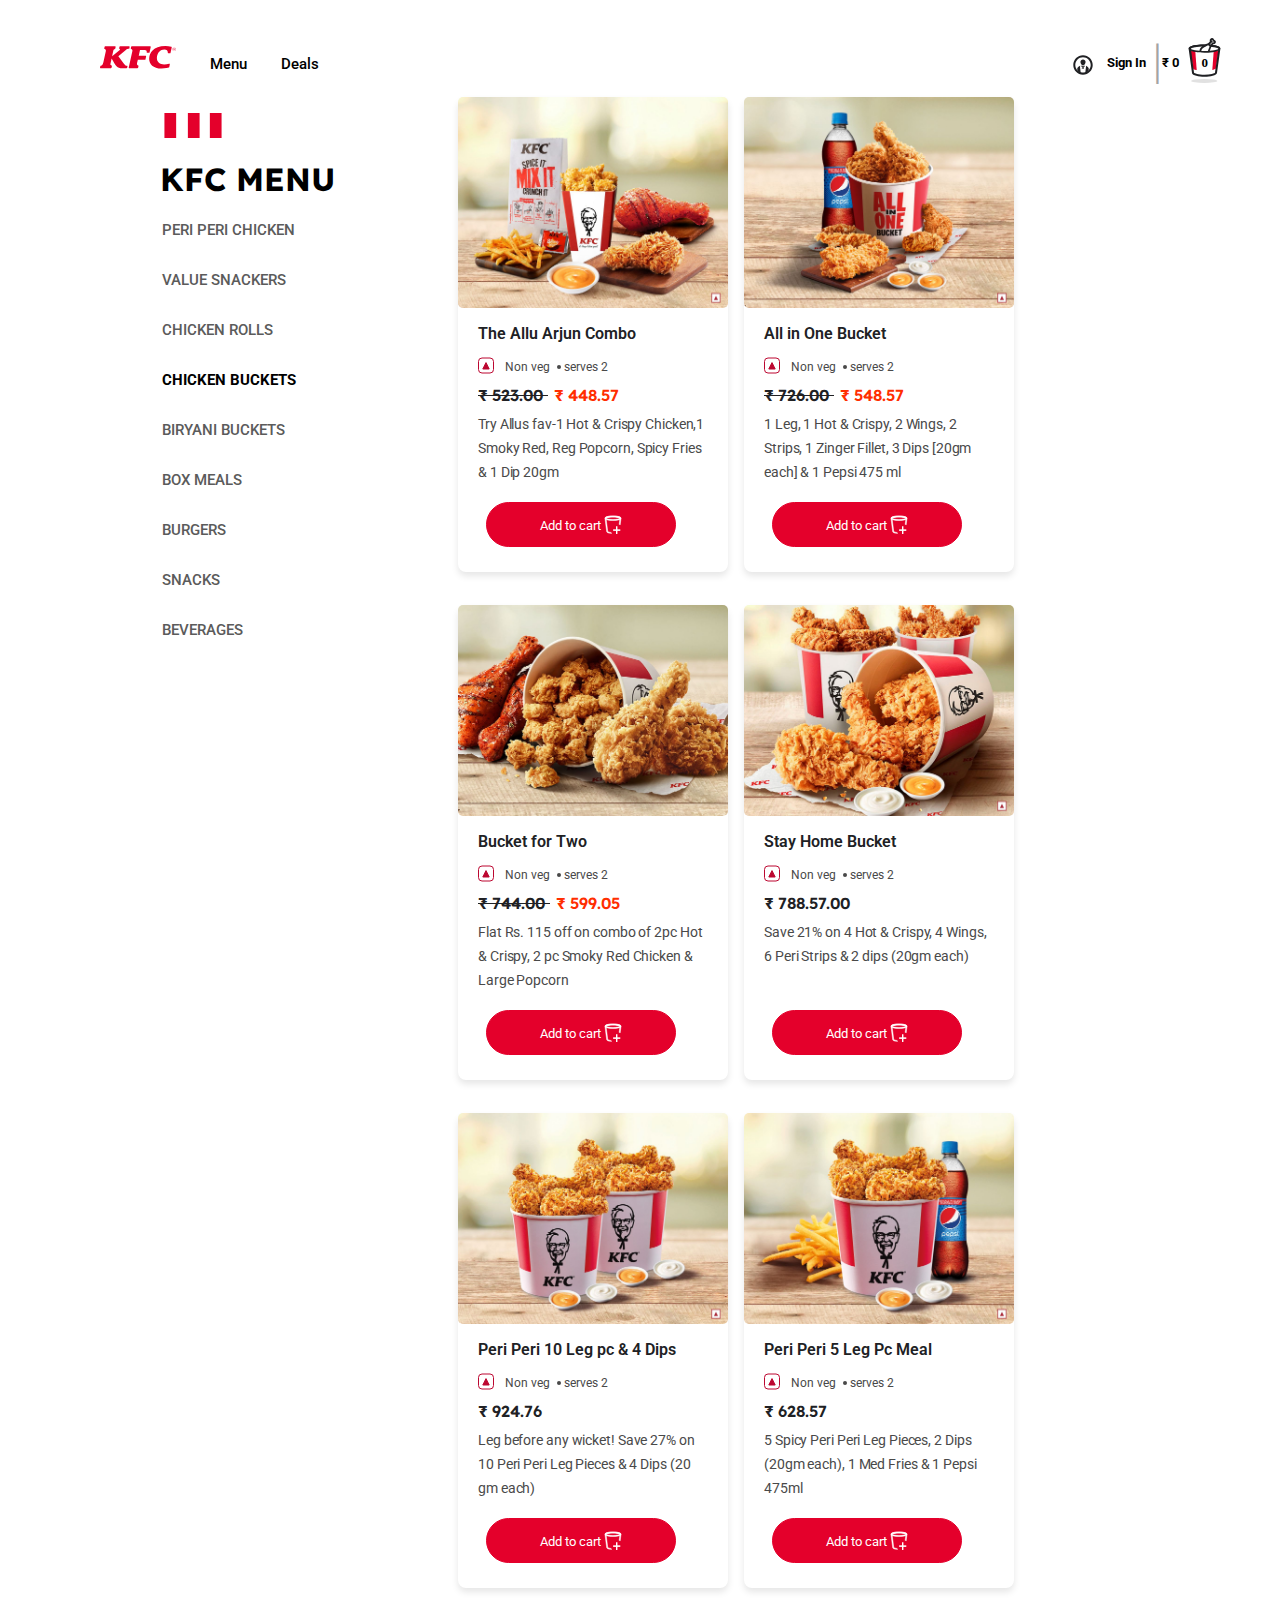
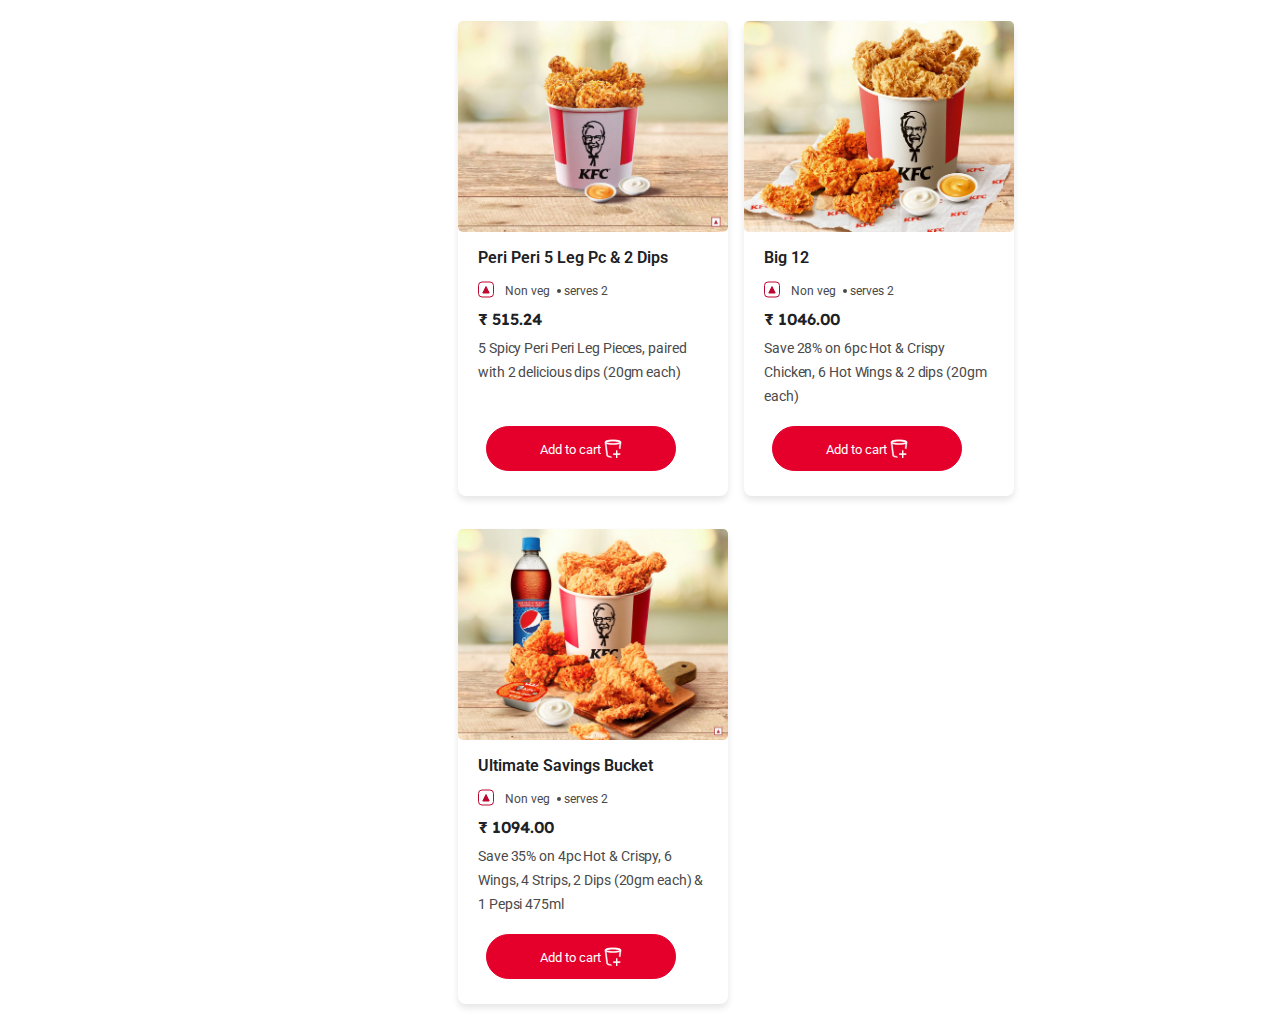
<file: index.html>
<!DOCTYPE html>
<head>
    <title>Kfc Clone</title>
    <link rel="preconnect" href="https://fonts.googleapis.com">
<link rel="preconnect" href="https://fonts.gstatic.com" crossorigin>
<link href="https://fonts.googleapis.com/css2?family=Roboto:wght@400;500;700&display=swap" rel="stylesheet">

<link rel="preconnect" href="https://fonts.googleapis.com">
<link rel="preconnect" href="https://fonts.gstatic.com" crossorigin>
<link href="https://fonts.googleapis.com/css2?family=Antonio:wght@400;500;700&display=swap" rel="stylesheet">

<link rel="preconnect" href="https://fonts.googleapis.com">
<link rel="preconnect" href="https://fonts.gstatic.com" crossorigin>
<link href="https://fonts.googleapis.com/css2?family=Lexend:wght@400;500;700&display=swap" rel="stylesheet">

    <link href="kfc.css" rel="stylesheet" type="text/css">
    <link href="headerkfc.css" rel="stylesheet" type="text/css">
    <link href="sidebarkfc.css" rel="stylesheet" type="text/css">

</head>
<body>
     <div class="head-part">
        <div class="left-section">
            <a href="https://online.kfc.co.in/menu/chicken-buckets" class="kfc-logo"  target="_blank">
                <img src="icons/kfcLogo.492728c6.svg">
              </a>

                <span class="left-section-text">Menu</span>
                <span class="left-section-text">Deals</span>
                
        </div>
        <div class="middle-section">

        </div>
        <div class="right-section">
            <div class="right-section-full-content"></div>
                <div class="right-section-text-sing-in">
                    <img class="account-icon" src="icons/Account_Icon.svg">
                   <span class="sign-in-text" >Sign In</span>
                </div>
                <div class="vertical-line">&#124;</div>
                <div class="rupee">
                    &#8377;
                    0
                </div>
                <div class="cart-logo">
                    <img   class=cart-logo-image   src="icons/bucket_cart_icon (1).svg">
                    <div class="cart-count">0</div>
                </div>
            </div>
        </div>
     </div>
     <div class="strips">
        <img  class="strips-logo" 
         src="icons/Stripes_Small_OffersIcon.87fc6256.svg" alt="">
    </div>
      
      <div class="sidebar">

       <div class="kfc-menu-div">
        <h1>KFC MENU</h1>
       </div>
        <div class="sidebar-link"> <span class="menu-name">PERI PERI CHICKEN</span> </div>
        <div class="sidebar-link"><span class="menu-name">VALUE SNACKERS</span></div>
        <div class="sidebar-link"><span class="menu-name">CHICKEN ROLLS</span></div>
        <div class="chicken-buckets">
            <div class="sidebar-link">
                <span class="menu-name">
                   <span class="current-menu">CHICKEN BUCKETS</span> 
                </span>
            </div>
        </div>
        <div class="sidebar-link"><span class="menu-name">BIRYANI BUCKETS</span></div>
        <div class="sidebar-link"><span class="menu-name" >BOX MEALS</span></div>
        <div class="sidebar-link"><span class="menu-name" >BURGERS</span></div>
        <div class="sidebar-link"><span class="menu-name">SNACKS</span></div>
        <div class="sidebar-link"><span class="menu-name" >BEVERAGES</span></div>   
      </div>





    <div class="section-title">
        CHICKEN BUCKETS
    </div>
<div class="product-grid">

    <div class="product-card">
        <div class="product-image-section">
           <img class=product-image src="img/img1.jpg">
        </div>

        <div class="product-info-section">
            <div class="product-info">
                <div class="product-name">
                    The Allu Arjun Combo
                </div>

                <div class="non-veg-icon">
                    <img src="icons/Non_veg_dot_Icon.d975d1f9.svg" >
                </div>
                <div class="non-veg">  
                    Non veg 
                    <div class="dot"></div>
                    serves 2
                </div>

                <div class="product-price">
                   <span class="old-price">
                    &#8377 523.00
                </span> 
                <span class="new-price">&#8377 448.57</span>
                </div>
                <div class="bottom-part">
                    <div class="product-description-div">
                        <span class="product-description">
                            Try Allus fav-1 Hot & Crispy Chicken,1 Smoky Red,
                             Reg Popcorn, Spicy Fries & 1 Dip 20gm
                        </span>
                    </div>
                   
                    <div class="cart-button-div">
                        <button class="add-to-cart-button">
                            <div class="add-to-cart-label">
                                Add to cart
                            </div>
                            <img src="icons/Icon_Add_to_Cart.58b87a9b.svg">
                        </button>
                    </div>

                </div>
               
            </div>
           
          
        </div>
    </div>

    <div class="product-card">
        <div class="product-image-section">
           <img class=product-image src="img/img2.jpg">
        </div>

        <div class="product-info-section">
            <div class="product-info">
                <div class="product-name">
                    All in One Bucket
                </div>

                <div class="non-veg-icon">
                    <img src="icons/Non_veg_dot_Icon.d975d1f9.svg" >
                </div>
                <div class="non-veg">  
                    Non veg 
                    <div class="dot"></div>
                    serves 2
                </div>

                <div class="product-price">
                   <span class="old-price">
                    &#8377 726.00
                </span> 
                <span class="new-price">&#8377 548.57</span>
                </div>
                <div class="bottom-part">
                    <div class="product-description-div">
                        <span class="product-description">
                            1 Leg, 1 Hot & Crispy, 2 Wings, 2 Strips,
                             1 Zinger Fillet, 3 Dips [20gm each] & 
                             1 Pepsi 475 ml
                        </span>
                    </div>
                    
                    <div class="cart-button-div">
                        <button class="add-to-cart-button">
                            <div class="add-to-cart-label">
                                Add to cart
                            </div>
                            <img src="icons/Icon_Add_to_Cart.58b87a9b.svg">
                        </button>
                    </div>
                </div>
                
            </div>
           
          
        </div>
    </div>
    <div class="product-card">
        <div class="product-image-section">
           <img class=product-image src="img/img3.jpg">
        </div>

        <div class="product-info-section">
            <div class="product-info">
                <div class="product-name">
                    Bucket for Two
                </div>

                <div class="non-veg-icon">
                    <img src="icons/Non_veg_dot_Icon.d975d1f9.svg" >
                </div>
                <div class="non-veg">  
                    Non veg 
                    <div class="dot"></div>
                    serves 2
                </div>

                <div class="product-price">
                   <span class="old-price">
                    &#8377 744.00
                </span> 
                <span class="new-price">&#8377 599.05</span>
                </div>
                <div class="bottom-part">
                    <div class="product-description-div">
                        <span class="product-description">
                            Flat Rs. 115 off on combo of 2pc Hot & 
                            Crispy, 2 pc Smoky Red Chicken & Large Popcorn
                        </span>
                    </div>
                    
                    <div class="cart-button-div">
                        <button class="add-to-cart-button">
                            <div class="add-to-cart-label">
                                Add to cart
                            </div>
                            <img src="icons/Icon_Add_to_Cart.58b87a9b.svg">
                        </button>
                    </div>
                </div>
                
            </div>
           
          
        </div>
    </div>
    <div class="product-card">
        <div class="product-image-section">
           <img class=product-image src="img/img4.jpg">
        </div>

        <div class="product-info-section">
            <div class="product-info">
                <div class="product-name">
                    Stay Home Bucket
                </div>

                <div class="non-veg-icon">
                    <img src="icons/Non_veg_dot_Icon.d975d1f9.svg" >
                </div>
                <div class="non-veg">  
                    Non veg 
                    <div class="dot"></div>
                    serves 2
                </div>

                <div class="product-price">
                   <span class="old-price-n">
                    &#8377 788.57.00
                </span> 
                
                </div>
                <div class="bottom-part">
                    <div class="product-description-div">
                        <span class="product-description">
                            Save 21% on 4 Hot & Crispy, 4 Wings, 6 Peri Strips & 2 dips (20gm each)
                        <span>
                    </div>
                    
                    <div class="cart-button-div">
                        <button class="add-to-cart-button">
                            <div class="add-to-cart-label">
                                Add to cart
                            </div>
                            <img src="icons/Icon_Add_to_Cart.58b87a9b.svg">
                        </button>
                    </div>
                </div>
               
            </div>
           
          
        </div>
    </div>
    <div class="product-card">
        <div class="product-image-section">
           <img class=product-image src="img/img5.jpg">
        </div>

        <div class="product-info-section">
            <div class="product-info">
                <div class="product-name">
                    Peri Peri 10 Leg pc & 4 Dips
                </div>

                <div class="non-veg-icon">
                    <img src="icons/Non_veg_dot_Icon.d975d1f9.svg" >
                </div>
                <div class="non-veg">  
                    Non veg 
                    <div class="dot"></div>
                    serves 2
                </div>

                <div class="product-price">
                   <span class="old-price-n">
                    &#8377 924.76
                </span> 
                
                </div>
                <div class="bottom-part">
                    <div class="product-description-div">
                       <span class="product-description">
                        Leg before any wicket! Save 27% on 10 Peri Peri Leg Pieces & 4 Dips (20 gm each)
                       </span>
                    </div>
                    <div class="cart-button-div">
                        <button class="add-to-cart-button">
                            <div class="add-to-cart-label">
                                Add to cart
                            </div>
                            <img src="icons/Icon_Add_to_Cart.58b87a9b.svg">
                        </button>
                    </div>
                </div>
            </div>
           
          
        </div>
    </div>

    <div class="product-card">
        <div class="product-image-section">
           <img class=product-image src="img/img6.jpg">
        </div>

        <div class="product-info-section">
            <div class="product-info">
                <div class="product-name">
                    Peri Peri 5 Leg Pc Meal
                </div>

                <div class="non-veg-icon">
                    <img src="icons/Non_veg_dot_Icon.d975d1f9.svg" >
                </div>
                <div class="non-veg">  
                    Non veg 
                    <div class="dot"></div>
                    serves 2
                </div>

                <div class="product-price">
                   <span class="old-price-n">
                    &#8377 628.57
                </span> 
                
                </div>
                <div class="bottom-part">
                    <div class="product-description-div">
                        <span class="product-description">
                            5 Spicy Peri Peri Leg Pieces, 2 Dips (20gm each), 1 Med Fries & 1 Pepsi 475ml
                        </span>
                    </div>
                    
                    <div class="cart-button-div">
                        <button class="add-to-cart-button">
                            <div class="add-to-cart-label">
                                Add to cart
                            </div>
                            <img src="icons/Icon_Add_to_Cart.58b87a9b.svg">
                        </button>
                    </div>
                </div>
            </div>
           
          
        </div>
    </div>

    <div class="product-card">
        <div class="product-image-section">
           <img class=product-image src="img/img7.jpg">
        </div>

        <div class="product-info-section">
            <div class="product-info">
                <div class="product-name">
                    Peri Peri 5 Leg Pc & 2 Dips
                </div>

                <div class="non-veg-icon">
                    <img src="icons/Non_veg_dot_Icon.d975d1f9.svg" >
                </div>
                <div class="non-veg">  
                    Non veg 
                    <div class="dot"></div>
                    serves 2
                </div>

                <div class="product-price">
                   <span class="old-price-n">
                    &#8377 515.24
                </span> 
               
                </div>
                <div class="bottom-part">
                    <div class="product-description-div">
                        <span class="product-description">
                            5 Spicy Peri Peri Leg Pieces, paired with 2 delicious dips (20gm each)
                        </span>
                    </div>
                    
                    <div class="cart-button-div">
                        <button class="add-to-cart-button">
                            <div class="add-to-cart-label">
                                Add to cart
                            </div>
                            <img src="icons/Icon_Add_to_Cart.58b87a9b.svg">
                        </button>
                    </div>
                </div>
            </div>
           
          
        </div>
    </div>

    <div class="product-card">
        <div class="product-image-section">
           <img class=product-image src="img/img8.jpg">
        </div>

        <div class="product-info-section">
            <div class="product-info">
                <div class="product-name">
                    Big 12
                </div>

                <div class="non-veg-icon">
                    <img src="icons/Non_veg_dot_Icon.d975d1f9.svg" >
                </div>
                <div class="non-veg">  
                    Non veg 
                    <div class="dot"></div>
                    serves 2
                </div>

                <div class="product-price">
                   <span class="old-price-n">
                    &#8377 1046.00
                </span> 
               
                </div>
                <div class="bottom-part">
                    <div class="product-description-div">
                        <span class="product-description">
                            Save 28% on 6pc Hot & Crispy Chicken, 6 Hot Wings & 2 dips (20gm each)
                        </span>
                    </div>

                    <div class="cart-button-div">
                        <button class="add-to-cart-button">
                            <div class="add-to-cart-label">
                                Add to cart
                            </div>
                            <img src="icons/Icon_Add_to_Cart.58b87a9b.svg">
                        </button>
                    </div>
                </div>
            </div>
           
          
        </div>
    </div>


    <div class="product-card">
        <div class="product-image-section">
           <img class=product-image src="img/img9.jpg">
        </div>

        <div class="product-info-section">
            <div class="product-info">
                <div class="product-name">
                    Ultimate Savings Bucket
                </div>

                <div class="non-veg-icon">
                    <img src="icons/Non_veg_dot_Icon.d975d1f9.svg" >
                </div>
                <div class="non-veg">  
                    Non veg 
                    <div class="dot"></div>
                    serves 2
                </div>

                <div class="product-price">
                   <span class="old-price-n">
                    &#8377 1094.00
                </span> 
              
                </div>
                <div class="bottom-part">
                    <div class="product-description-div">
                        <span class="product-description">
                            Save 35% on 4pc Hot & Crispy, 6 Wings, 4 Strips, 2 Dips (20gm each) & 1 Pepsi 475ml
                        </span>
                    </div>
                   
                    <div class="cart-button-div">
                        <button class="add-to-cart-button">
                            <div class="add-to-cart-label">
                                Add to cart
                            </div>
                            <img src="icons/Icon_Add_to_Cart.58b87a9b.svg">
                        </button>
                    </div>
                </div>
            </div>
              
        </div>
    </div>







</div>
   
</body>
</file>
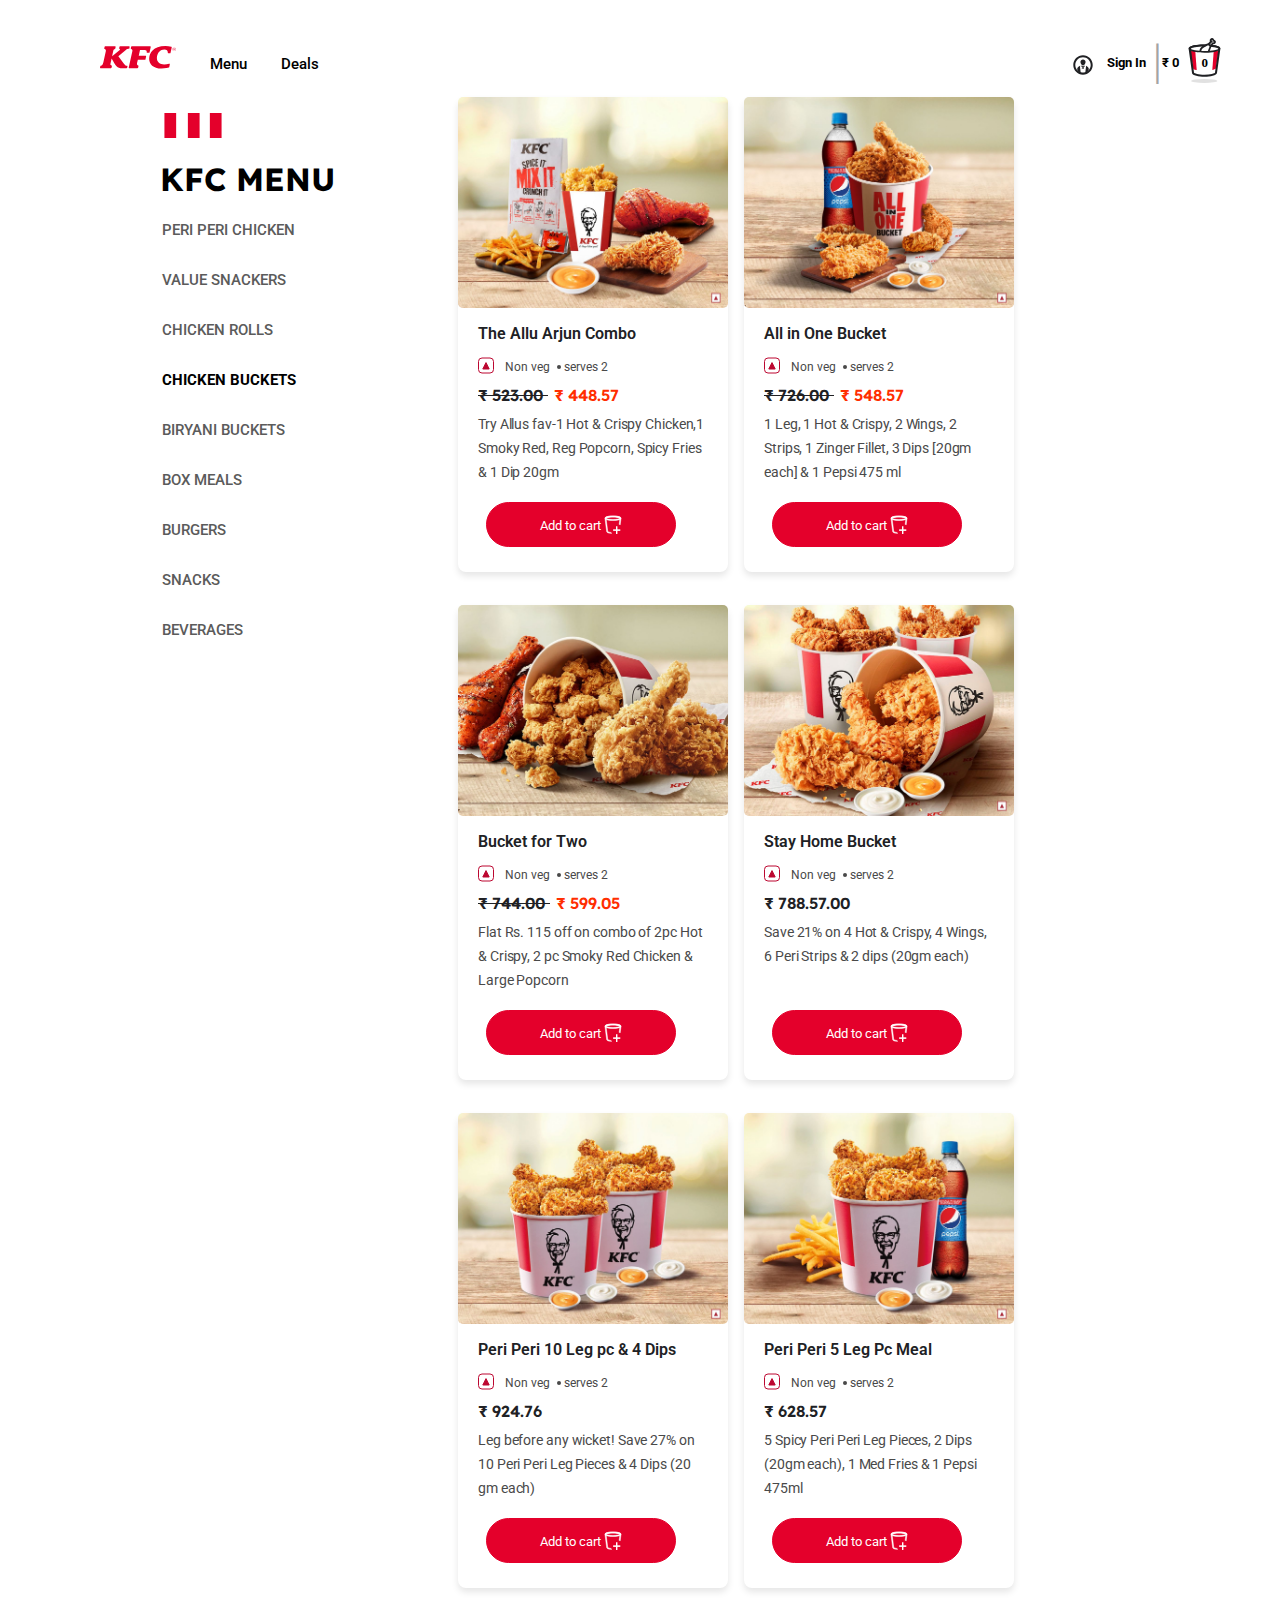
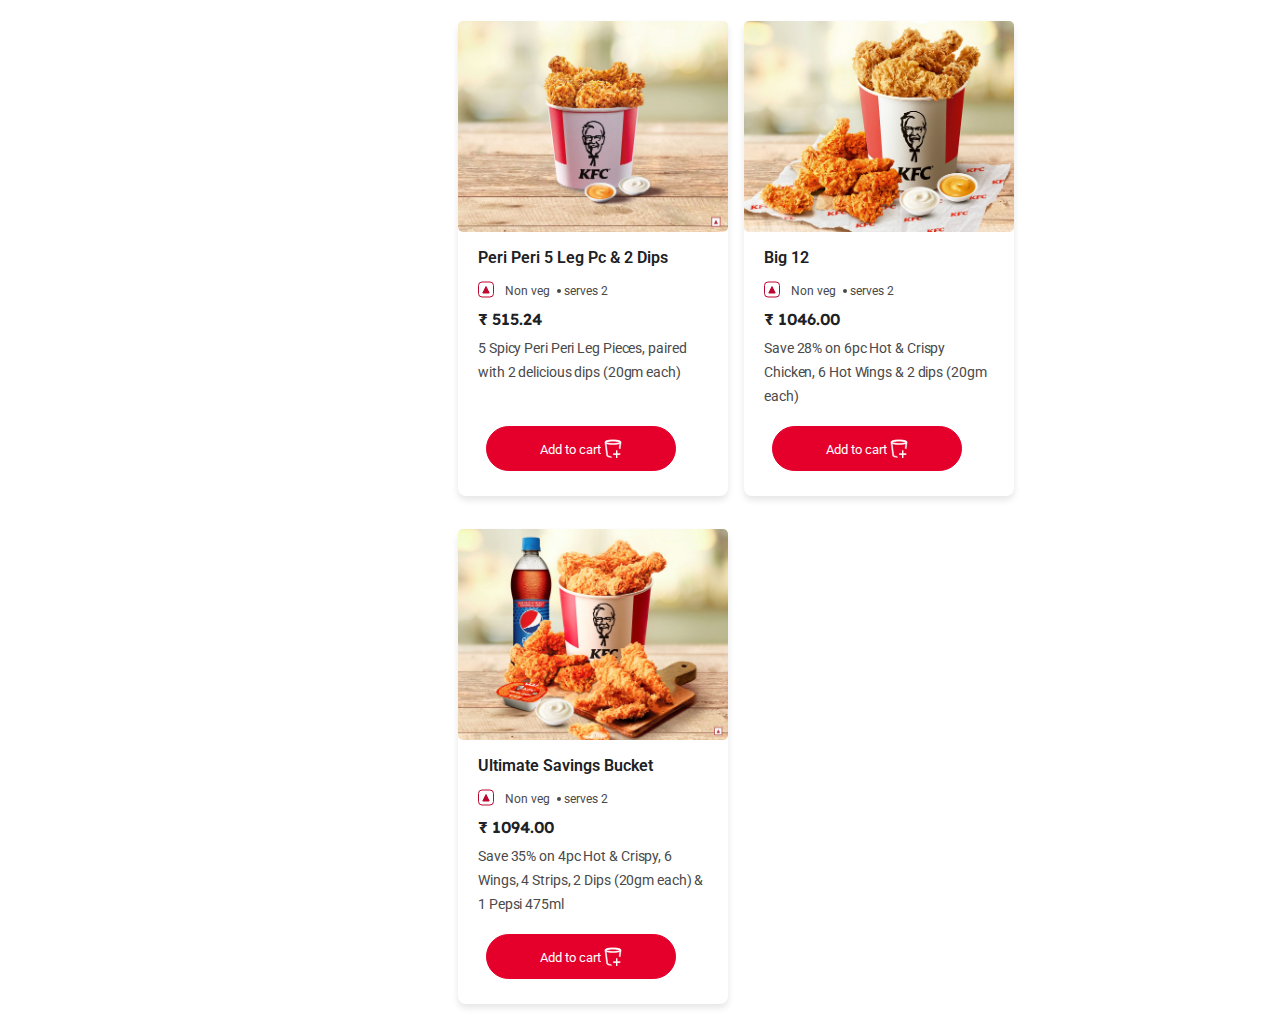
<file: kfc.html>
<!DOCTYPE html>
<head>
    <title>Kfc Clone</title>
    <link rel="preconnect" href="https://fonts.googleapis.com">
<link rel="preconnect" href="https://fonts.gstatic.com" crossorigin>
<link href="https://fonts.googleapis.com/css2?family=Roboto:wght@400;500;700&display=swap" rel="stylesheet">

<link rel="preconnect" href="https://fonts.googleapis.com">
<link rel="preconnect" href="https://fonts.gstatic.com" crossorigin>
<link href="https://fonts.googleapis.com/css2?family=Antonio:wght@400;500;700&display=swap" rel="stylesheet">

<link rel="preconnect" href="https://fonts.googleapis.com">
<link rel="preconnect" href="https://fonts.gstatic.com" crossorigin>
<link href="https://fonts.googleapis.com/css2?family=Lexend:wght@400;500;700&display=swap" rel="stylesheet">

    <link href="kfc.css" rel="stylesheet" type="text/css">
    <link href="headerkfc.css" rel="stylesheet" type="text/css">
    <link href="sidebarkfc.css" rel="stylesheet" type="text/css">

</head>
<body>
     <div class="head-part">
        <div class="left-section">
            <a href="https://online.kfc.co.in/menu/chicken-buckets" class="kfc-logo"  target="_blank">
                <img src="icons/kfcLogo.492728c6.svg">
              </a>

                <span class="left-section-text">Menu</span>
                <span class="left-section-text">Deals</span>
                
        </div>
        <div class="middle-section">

        </div>
        <div class="right-section">
            <div class="right-section-full-content"></div>
                <div class="right-section-text-sing-in">
                    <img class="account-icon" src="icons/Account_Icon.svg">
                   <span class="sign-in-text" >Sign In</span>
                </div>
                <div class="vertical-line">&#124;</div>
                <div class="rupee">
                    &#8377;
                    0
                </div>
                <div class="cart-logo">
                    <img   class=cart-logo-image   src="icons/bucket_cart_icon (1).svg">
                    <div class="cart-count">0</div>
                </div>
            </div>
        </div>
     </div>
     <div class="strips">
        <img  class="strips-logo" 
         src="icons/Stripes_Small_OffersIcon.87fc6256.svg" alt="">
    </div>
      
      <div class="sidebar">

       <div class="kfc-menu-div">
        <h1>KFC MENU</h1>
       </div>
        <div class="sidebar-link"> <span class="menu-name">PERI PERI CHICKEN</span> </div>
        <div class="sidebar-link"><span class="menu-name">VALUE SNACKERS</span></div>
        <div class="sidebar-link"><span class="menu-name">CHICKEN ROLLS</span></div>
        <div class="chicken-buckets">
            <div class="sidebar-link">
                <span class="menu-name">
                   <span class="current-menu">CHICKEN BUCKETS</span> 
                </span>
            </div>
        </div>
        <div class="sidebar-link"><span class="menu-name">BIRYANI BUCKETS</span></div>
        <div class="sidebar-link"><span class="menu-name" >BOX MEALS</span></div>
        <div class="sidebar-link"><span class="menu-name" >BURGERS</span></div>
        <div class="sidebar-link"><span class="menu-name">SNACKS</span></div>
        <div class="sidebar-link"><span class="menu-name" >BEVERAGES</span></div>   
      </div>





    <div class="section-title">
        CHICKEN BUCKETS
    </div>
<div class="product-grid">

    <div class="product-card">
        <div class="product-image-section">
           <img class=product-image src="img/img1.jpg">
        </div>

        <div class="product-info-section">
            <div class="product-info">
                <div class="product-name">
                    The Allu Arjun Combo
                </div>

                <div class="non-veg-icon">
                    <img src="icons/Non_veg_dot_Icon.d975d1f9.svg" >
                </div>
                <div class="non-veg">  
                    Non veg 
                    <div class="dot"></div>
                    serves 2
                </div>

                <div class="product-price">
                   <span class="old-price">
                    &#8377 523.00
                </span> 
                <span class="new-price">&#8377 448.57</span>
                </div>
                <div class="bottom-part">
                    <div class="product-description-div">
                        <span class="product-description">
                            Try Allus fav-1 Hot & Crispy Chicken,1 Smoky Red,
                             Reg Popcorn, Spicy Fries & 1 Dip 20gm
                        </span>
                    </div>
                   
                    <div class="cart-button-div">
                        <button class="add-to-cart-button">
                            <div class="add-to-cart-label">
                                Add to cart
                            </div>
                            <img src="icons/Icon_Add_to_Cart.58b87a9b.svg">
                        </button>
                    </div>

                </div>
               
            </div>
           
          
        </div>
    </div>

    <div class="product-card">
        <div class="product-image-section">
           <img class=product-image src="img/img2.jpg">
        </div>

        <div class="product-info-section">
            <div class="product-info">
                <div class="product-name">
                    All in One Bucket
                </div>

                <div class="non-veg-icon">
                    <img src="icons/Non_veg_dot_Icon.d975d1f9.svg" >
                </div>
                <div class="non-veg">  
                    Non veg 
                    <div class="dot"></div>
                    serves 2
                </div>

                <div class="product-price">
                   <span class="old-price">
                    &#8377 726.00
                </span> 
                <span class="new-price">&#8377 548.57</span>
                </div>
                <div class="bottom-part">
                    <div class="product-description-div">
                        <span class="product-description">
                            1 Leg, 1 Hot & Crispy, 2 Wings, 2 Strips,
                             1 Zinger Fillet, 3 Dips [20gm each] & 
                             1 Pepsi 475 ml
                        </span>
                    </div>
                    
                    <div class="cart-button-div">
                        <button class="add-to-cart-button">
                            <div class="add-to-cart-label">
                                Add to cart
                            </div>
                            <img src="icons/Icon_Add_to_Cart.58b87a9b.svg">
                        </button>
                    </div>
                </div>
                
            </div>
           
          
        </div>
    </div>
    <div class="product-card">
        <div class="product-image-section">
           <img class=product-image src="img/img3.jpg">
        </div>

        <div class="product-info-section">
            <div class="product-info">
                <div class="product-name">
                    Bucket for Two
                </div>

                <div class="non-veg-icon">
                    <img src="icons/Non_veg_dot_Icon.d975d1f9.svg" >
                </div>
                <div class="non-veg">  
                    Non veg 
                    <div class="dot"></div>
                    serves 2
                </div>

                <div class="product-price">
                   <span class="old-price">
                    &#8377 744.00
                </span> 
                <span class="new-price">&#8377 599.05</span>
                </div>
                <div class="bottom-part">
                    <div class="product-description-div">
                        <span class="product-description">
                            Flat Rs. 115 off on combo of 2pc Hot & 
                            Crispy, 2 pc Smoky Red Chicken & Large Popcorn
                        </span>
                    </div>
                    
                    <div class="cart-button-div">
                        <button class="add-to-cart-button">
                            <div class="add-to-cart-label">
                                Add to cart
                            </div>
                            <img src="icons/Icon_Add_to_Cart.58b87a9b.svg">
                        </button>
                    </div>
                </div>
                
            </div>
           
          
        </div>
    </div>
    <div class="product-card">
        <div class="product-image-section">
           <img class=product-image src="img/img4.jpg">
        </div>

        <div class="product-info-section">
            <div class="product-info">
                <div class="product-name">
                    Stay Home Bucket
                </div>

                <div class="non-veg-icon">
                    <img src="icons/Non_veg_dot_Icon.d975d1f9.svg" >
                </div>
                <div class="non-veg">  
                    Non veg 
                    <div class="dot"></div>
                    serves 2
                </div>

                <div class="product-price">
                   <span class="old-price-n">
                    &#8377 788.57.00
                </span> 
                
                </div>
                <div class="bottom-part">
                    <div class="product-description-div">
                        <span class="product-description">
                            Save 21% on 4 Hot & Crispy, 4 Wings, 6 Peri Strips & 2 dips (20gm each)
                        <span>
                    </div>
                    
                    <div class="cart-button-div">
                        <button class="add-to-cart-button">
                            <div class="add-to-cart-label">
                                Add to cart
                            </div>
                            <img src="icons/Icon_Add_to_Cart.58b87a9b.svg">
                        </button>
                    </div>
                </div>
               
            </div>
           
          
        </div>
    </div>
    <div class="product-card">
        <div class="product-image-section">
           <img class=product-image src="img/img5.jpg">
        </div>

        <div class="product-info-section">
            <div class="product-info">
                <div class="product-name">
                    Peri Peri 10 Leg pc & 4 Dips
                </div>

                <div class="non-veg-icon">
                    <img src="icons/Non_veg_dot_Icon.d975d1f9.svg" >
                </div>
                <div class="non-veg">  
                    Non veg 
                    <div class="dot"></div>
                    serves 2
                </div>

                <div class="product-price">
                   <span class="old-price-n">
                    &#8377 924.76
                </span> 
                
                </div>
                <div class="bottom-part">
                    <div class="product-description-div">
                       <span class="product-description">
                        Leg before any wicket! Save 27% on 10 Peri Peri Leg Pieces & 4 Dips (20 gm each)
                       </span>
                    </div>
                    <div class="cart-button-div">
                        <button class="add-to-cart-button">
                            <div class="add-to-cart-label">
                                Add to cart
                            </div>
                            <img src="icons/Icon_Add_to_Cart.58b87a9b.svg">
                        </button>
                    </div>
                </div>
            </div>
           
          
        </div>
    </div>

    <div class="product-card">
        <div class="product-image-section">
           <img class=product-image src="img/img6.jpg">
        </div>

        <div class="product-info-section">
            <div class="product-info">
                <div class="product-name">
                    Peri Peri 5 Leg Pc Meal
                </div>

                <div class="non-veg-icon">
                    <img src="icons/Non_veg_dot_Icon.d975d1f9.svg" >
                </div>
                <div class="non-veg">  
                    Non veg 
                    <div class="dot"></div>
                    serves 2
                </div>

                <div class="product-price">
                   <span class="old-price-n">
                    &#8377 628.57
                </span> 
                
                </div>
                <div class="bottom-part">
                    <div class="product-description-div">
                        <span class="product-description">
                            5 Spicy Peri Peri Leg Pieces, 2 Dips (20gm each), 1 Med Fries & 1 Pepsi 475ml
                        </span>
                    </div>
                    
                    <div class="cart-button-div">
                        <button class="add-to-cart-button">
                            <div class="add-to-cart-label">
                                Add to cart
                            </div>
                            <img src="icons/Icon_Add_to_Cart.58b87a9b.svg">
                        </button>
                    </div>
                </div>
            </div>
           
          
        </div>
    </div>

    <div class="product-card">
        <div class="product-image-section">
           <img class=product-image src="img/img7.jpg">
        </div>

        <div class="product-info-section">
            <div class="product-info">
                <div class="product-name">
                    Peri Peri 5 Leg Pc & 2 Dips
                </div>

                <div class="non-veg-icon">
                    <img src="icons/Non_veg_dot_Icon.d975d1f9.svg" >
                </div>
                <div class="non-veg">  
                    Non veg 
                    <div class="dot"></div>
                    serves 2
                </div>

                <div class="product-price">
                   <span class="old-price-n">
                    &#8377 515.24
                </span> 
               
                </div>
                <div class="bottom-part">
                    <div class="product-description-div">
                        <span class="product-description">
                            5 Spicy Peri Peri Leg Pieces, paired with 2 delicious dips (20gm each)
                        </span>
                    </div>
                    
                    <div class="cart-button-div">
                        <button class="add-to-cart-button">
                            <div class="add-to-cart-label">
                                Add to cart
                            </div>
                            <img src="icons/Icon_Add_to_Cart.58b87a9b.svg">
                        </button>
                    </div>
                </div>
            </div>
           
          
        </div>
    </div>

    <div class="product-card">
        <div class="product-image-section">
           <img class=product-image src="img/img8.jpg">
        </div>

        <div class="product-info-section">
            <div class="product-info">
                <div class="product-name">
                    Big 12
                </div>

                <div class="non-veg-icon">
                    <img src="icons/Non_veg_dot_Icon.d975d1f9.svg" >
                </div>
                <div class="non-veg">  
                    Non veg 
                    <div class="dot"></div>
                    serves 2
                </div>

                <div class="product-price">
                   <span class="old-price-n">
                    &#8377 1046.00
                </span> 
               
                </div>
                <div class="bottom-part">
                    <div class="product-description-div">
                        <span class="product-description">
                            Save 28% on 6pc Hot & Crispy Chicken, 6 Hot Wings & 2 dips (20gm each)
                        </span>
                    </div>

                    <div class="cart-button-div">
                        <button class="add-to-cart-button">
                            <div class="add-to-cart-label">
                                Add to cart
                            </div>
                            <img src="icons/Icon_Add_to_Cart.58b87a9b.svg">
                        </button>
                    </div>
                </div>
            </div>
           
          
        </div>
    </div>


    <div class="product-card">
        <div class="product-image-section">
           <img class=product-image src="img/img9.jpg">
        </div>

        <div class="product-info-section">
            <div class="product-info">
                <div class="product-name">
                    Ultimate Savings Bucket
                </div>

                <div class="non-veg-icon">
                    <img src="icons/Non_veg_dot_Icon.d975d1f9.svg" >
                </div>
                <div class="non-veg">  
                    Non veg 
                    <div class="dot"></div>
                    serves 2
                </div>

                <div class="product-price">
                   <span class="old-price-n">
                    &#8377 1094.00
                </span> 
              
                </div>
                <div class="bottom-part">
                    <div class="product-description-div">
                        <span class="product-description">
                            Save 35% on 4pc Hot & Crispy, 6 Wings, 4 Strips, 2 Dips (20gm each) & 1 Pepsi 475ml
                        </span>
                    </div>
                   
                    <div class="cart-button-div">
                        <button class="add-to-cart-button">
                            <div class="add-to-cart-label">
                                Add to cart
                            </div>
                            <img src="icons/Icon_Add_to_Cart.58b87a9b.svg">
                        </button>
                    </div>
                </div>
            </div>
              
        </div>
    </div>







</div>
   
</body>
</file>
<file: kfc.css>
.section-title{
    font-family:Antonio,sans-serif;
    font-size: 30px;
    font-weight: 700;
    color: #212529;
    margin-bottom: 25px;
    margin-left: 450px;
    margin-top: 18px;
}
.product-grid{
    display: flex;
    flex-wrap: wrap;
    margin-top: 40px;
    column-gap: 15px;
    row-gap: 30px;
    margin-left: 450px;
    
}


.product-card{
    width: 270px;
    height: 475px;
    background: #fff;
    box-shadow: 0 4px 7px rgba(0,0,0,.1);
    border-radius: 8px;
    margin-right: 1px;
    margin-bottom: 3px;
}
.product-image-section{
    margin-bottom: 10px;  
}
    
.product-image{
    width: 100%;
    margin: 0;
    height: 211px;
    border-radius: 5px;
}
.product-info{
    margin-left: 20px;
    margin-right: 20px;
    margin-bottom: 20px;
}

.product-name{
    font-family:Roboto,Arial;
    margin-bottom: 10px;
    font-style: normal;
    font-size: 16px;
    line-height: 24px;
    font-weight: 600;
    color: #202124;
    
}
.non-veg-icon{
    display: inline-block;
    vertical-align: middle;
}
.non-veg{
    display: inline-block;
    font-style: normal;
    font-weight: 400;
    font-size: 12px;
    line-height: 22px;
    margin-bottom: 5px;
    color: #494949;
    margin-left: 7px;
    font-family: Roboto,Arial;
}
.dot{
    background-color: #494949;
    height: 4.5px;
    width: 4.3px;
    display: inline-block;
    border-radius: 30px;
    margin-left: 4px;
    margin-bottom: 2px;
}
.product-price{
    font-family:Lexend,Arial;
    color: #202124;
    font-style: normal;
    font-weight: 600;
    font-size: 16px;
    line-height: 24px;
    margin-bottom: 5px;
}
.old-price{
    text-decoration: line-through;
    margin-right: 0.4rem;
}
.new-price{
    color: #ff2e00;
}
.old-price-n{
    font-family:Lexend,Arial;
    color: #202124;
    font-style: normal;
    font-weight: 600;
    font-size: 16px;
    line-height: 24px;
    margin-bottom: 5px;
}

.bottom-part
{
    margin-bottom: 25px;
}

.product-description-div{
    height: 90px;
}

.product-description{
    font-style: normal;
    font-weight: 400;
    font-family:Roboto,Arial;
    font-size: 14px;
    line-height: 24px;
    letter-spacing: -.1px;
    color: #494949;
}
 
.add-to-cart-button{
    width: 190px;
    height: 45px;
    border-radius: 70px;
    background-color: #e4002b;
    border: 1px solid #e4002b;
    color: #fff;
    margin-left: 8px;
    padding-top: 10px;
}
.add-to-cart-button:hover{
    cursor: pointer;
}
.add-to-cart-label{
    display: inline-block;
    vertical-align: middle;
    margin-bottom: 10px;
    font-family: Roboto,Arial;
}
</file>
<file: headerkfc.css>
.head-part{
    display: flex;
    flex-direction: row;
    height: 50px;
    justify-content: space-between;
    position: fixed;
    top: 0;
    left: 0;
    right: 0;
    background-color: white;
    z-index: 100;
    border-color: white;
    border-bottom-width: 1px;
    border-bottom-style: solid;
    border-bottom-color:white;
    padding-top: 35px;

}
.kfc-logo{
    display: inline-block;
    margin-top: 11px;
    margin-left: 100px;

}
.kfc-logo:hover{
   cursor: pointer;
}
.left-section-text{
    margin-left: 30px;
    font-family: Roboto,Arial;
    font-weight: 500;
    font-size: 15px;
}
.left-section-text:hover{
    cursor: pointer;
}
.right-section{
    display: flex;
    padding-right: 50px;
}
.right-section-text-sing-in{
    margin-top: 20px;
    width: 80px;
}
.right-section-text-sing-in:hover{
    cursor: pointer;
}
.sign-in-text{
    margin-left: 10px;
    vertical-align: top;
    font-family: Roboto,Arial;
    font-size: 13px;
    font-weight: 700;
}
 .vertical-line {
   font-size: 44px;
   color:rgb(164, 164, 164);
   display: inline-block;
}
.rupee{
    margin-top: 20px;
    font-size: 13px;
    font-family: Roboto,Arial;
    font-weight: 700;
}
.cart-logo{
    width: 3.2rem;
    position: relative;
}
.cart-logo:hover{
     cursor: pointer;
}
.cart-logo-image{
width: 100%;
}
.cart-count{
    position:absolute;
    top: 28px;
    right: 22px;
    bottom: 35px;
    display: flex;
    justify-content: center;
    align-items: center;
    font-size: 13px;
    text-align: center;
    font-family: "National 2 Condensed";
    font-style: normal;
    font-weight: 700;
}
</file>
<file: sidebarkfc.css>
.sidebar{
    position: fixed;
    left: 90px;
    bottom: 0;
    top: 138px;
    background-color: white;
}
.strips-logo{
    height: 30px;
    width: 90px;
    margin-left: 140px;
    margin-top: 95px;
    position: fixed;
}


.sidebar-link{
    height: 50px;
    width: 280px;
}
.sidebar-link .menu-name
{
    font-family:Roboto,sans-serif;
    font-size: 15px;
    font-weight: 500;
    margin-left: 72px;
    margin-top: 10px;
    color: rgb(91, 91, 91);


}



.sidebar-link:hover{
    cursor: pointer;
}
.kfc-menu-div{
    font-family: Lexend,sans-serif;
    margin-left: 70px;
}
.current-menu{
    font-weight:700;
    color: black;
}
</file>
